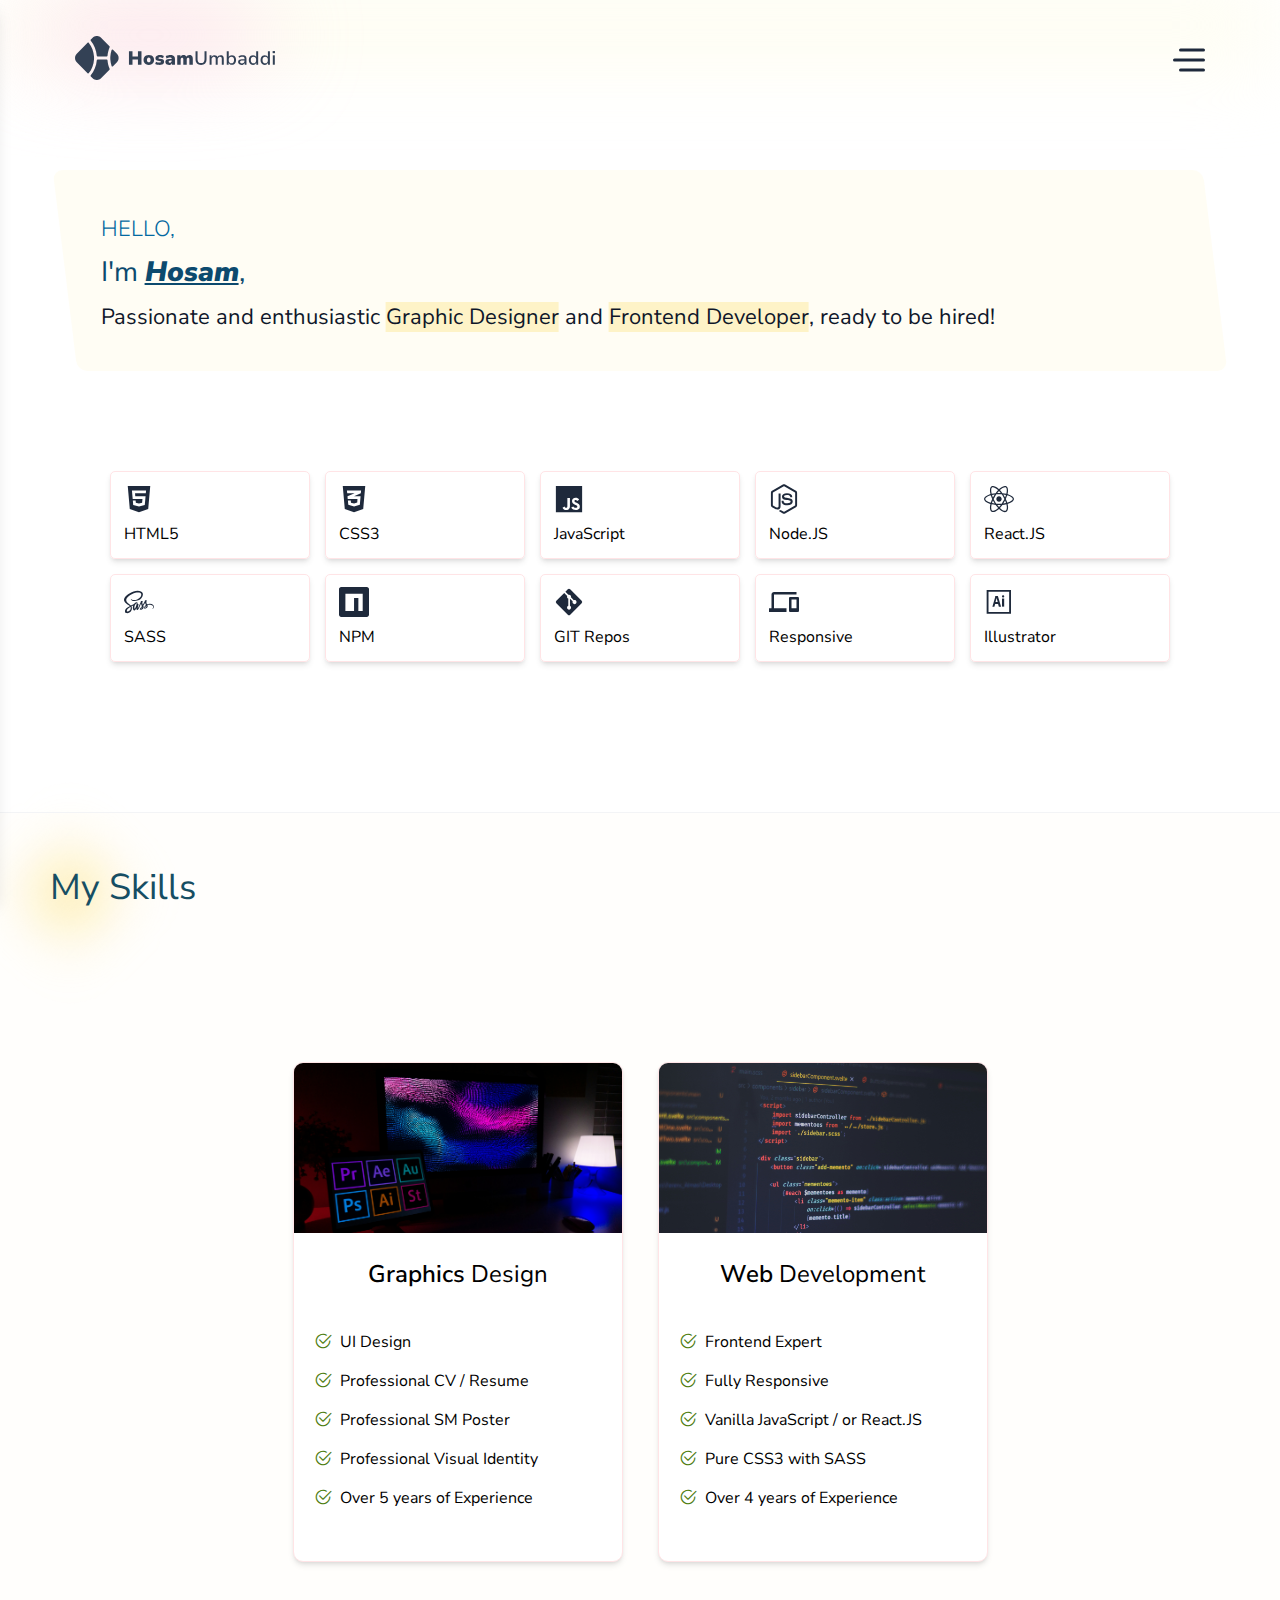
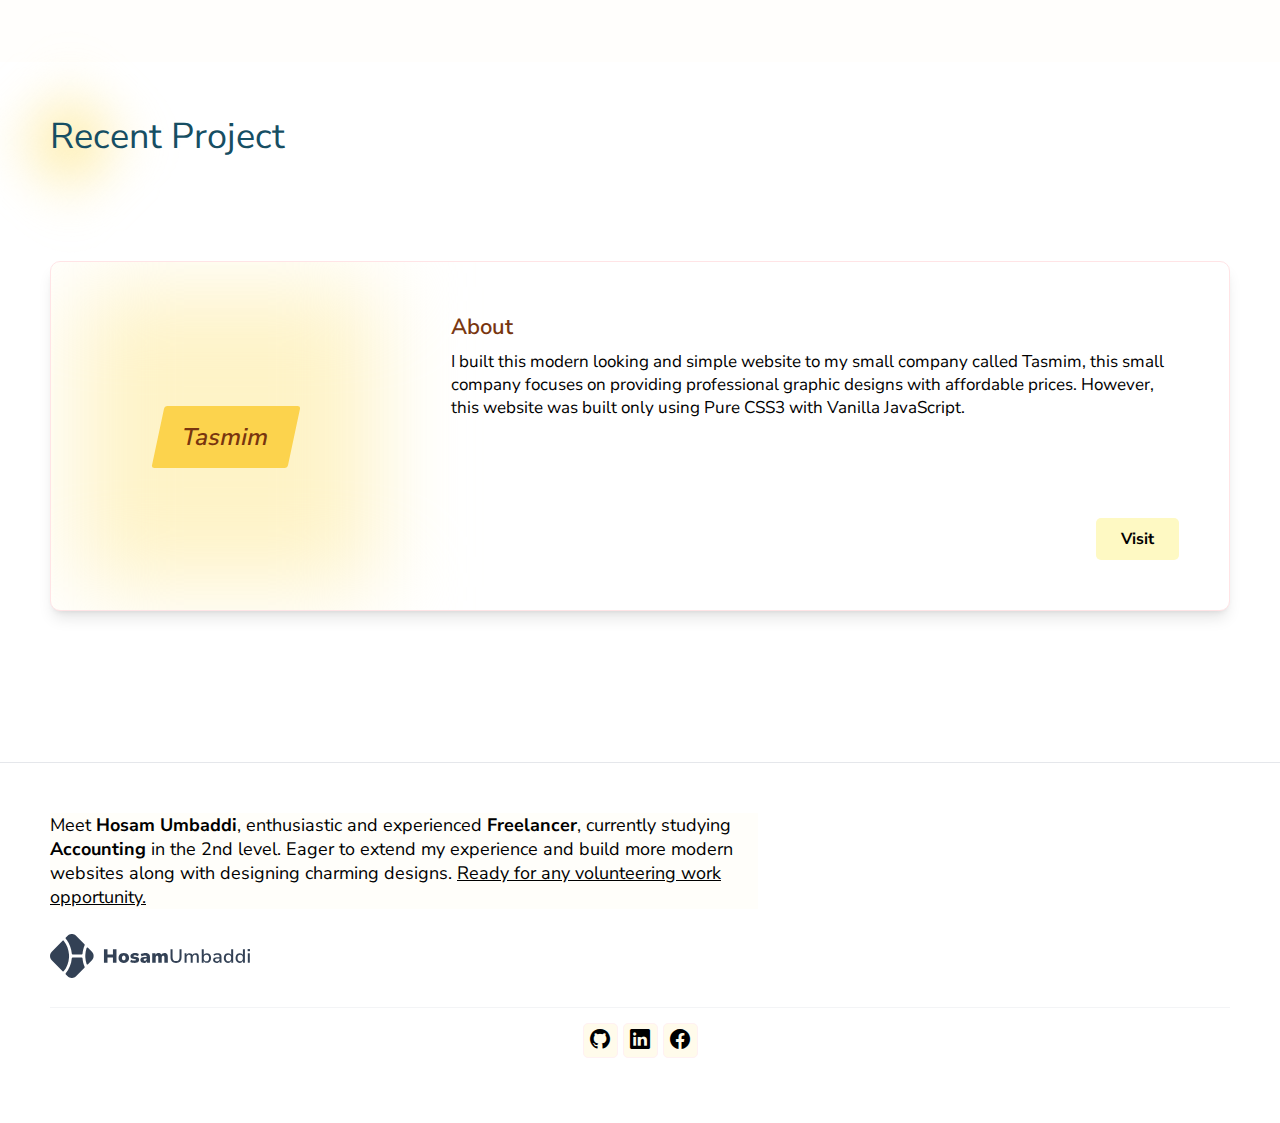
<file: index.html>
<!DOCTYPE html>
<html lang="en">

    <head>

        <meta charset="UTF-8">
        <meta http-equiv="X-UA-Compatible" content="IE=edge">
        <meta name="viewport" content="width=device-width, initial-scale=1.0">
        <link rel="stylesheet" href="./icons/bootstrap-icons.css">
        <link rel="stylesheet" href="./css/main.css">
        <link rel="shortcut icon" href="./img/Favicon.png" type="image/x-png">
        <title> Hosam Umbaddi </title>

    </head>

    <body>

        <!-- nav menu start -->

        <div class="navbar">

            <div class="navbar__menu" id="nav-menu">

                <div class="navbar__content">

                    <div class="navbar__title"> Useful Links </div>

                    <div class="navbar__list">

                        <div class="navbar__list--item"> 
                            <a href="https://tasmim-store.netlify.app" target="_blank"> Visit Tasmim Website </a> 
                        </div>

                        <div class="navbar__list--item"> 
                            <a href="https://dev-hosam-um.netlify.app" target="_blank"> My old portfolio </a> 
                        </div>

                    </div>

                </div>

            </div>

            <div class="navbar__close" id="nav-close"> </div>

        </div>

        <!-- nav menu end -->

        <!-- header start -->

        <header class="header">

            <div class="header__logo"> <a href="#"> <img src="./img/svg/LogoSlate.svg" > </a> </div>

            <div class="header__nav nav">

                <input type="checkbox" name="nav-toggle" id="nav-btn" class="nav__checkbox">
                <label for="nav-btn" class="nav__button"> <span class="nav__hamburger"></span> </label>

            </div>

        </header>

        <!-- header end -->

        <!-- main start -->

        <main>

            <!-- home start -->

            <div class="home">

                <div class="home__content">

                    <div class="home__content--heading"> HELLO, </div>
                    <div class="home__content--dev"> I'm <span>Hosam</span>, </div>

                    <div class="home__content--description"> 
                        Passionate and enthusiastic <span>Graphic Designer</span> and <span>Frontend Developer</span>, ready to be 
                        <span>hired!</span>
                    </div>

                </div>

            </div>

            <!-- home end -->

            <!-- technologies start -->

            <div class="technologies">

                <div class="technologies__grid">

                    <div class="technologies__item">
                        <div class="technologies__item--icon"> <img src="./img/svg/technologies/html5.svg" > </div>
                        <div class="technologies__item--name"> HTML5 </div>
                    </div>

                    <div class="technologies__item">
                        <div class="technologies__item--icon"> <img src="./img/svg/technologies/css3.svg" > </div>
                        <div class="technologies__item--name"> CSS3 </div>
                    </div>

                    <div class="technologies__item">
                        <div class="technologies__item--icon"> <img src="./img/svg/technologies/javascript.svg" > </div>
                        <div class="technologies__item--name"> JavaScript </div>
                    </div>

                    <div class="technologies__item">
                        <div class="technologies__item--icon"> <img src="./img/svg/technologies/nodejs.svg" > </div>
                        <div class="technologies__item--name"> Node.JS </div>
                    </div>

                    <div class="technologies__item">
                        <div class="technologies__item--icon"> <img src="./img/svg/technologies/reactjs.svg" > </div>
                        <div class="technologies__item--name"> React.JS </div>
                    </div>

                    <div class="technologies__item">
                        <div class="technologies__item--icon"> <img src="./img/svg/technologies/sass.svg" > </div>
                        <div class="technologies__item--name"> SASS </div>
                    </div>

                    <div class="technologies__item">
                        <div class="technologies__item--icon"> <img src="./img/svg/technologies/npm.svg" > </div>
                        <div class="technologies__item--name"> NPM </div>
                    </div>

                    <div class="technologies__item">
                        <div class="technologies__item--icon"> <img src="./img/svg/technologies/gitcommands.svg" > </div>
                        <div class="technologies__item--name"> GIT Repos </div>
                    </div>

                    <div class="technologies__item">
                        <div class="technologies__item--icon"> <img src="./img/svg/technologies/responsive.svg" > </div>
                        <div class="technologies__item--name"> Responsive </div>
                    </div>

                    <div class="technologies__item">
                        <div class="technologies__item--icon"> <img src="./img/svg/technologies/illustrator.svg" > </div>
                        <div class="technologies__item--name"> Illustrator </div>
                    </div>

                </div>

            </div>

            <!-- technologies end -->

            <!-- services start -->

            <div class="services">

                <div class="services__heading"> <h1 class="h-primary"> My Skills </h1> </div>

                <div class="services__content">
                    
                    <div class="services__card">

                        <div class="services__img"> <img src="./img/GraphicDesign.jpg"> </div>
                        <div class="services__title"> <span>Graphics</span> Design </div>

                        <div class="services__body">

                            <div class="services__list">
                                
                                <div class="services__item">
                                    <div class="services__item--icon"> <i class="bi-check2-circle"></i> </div>
                                    <div class="services__item--text"> UI Design </div>
                                </div>

                                <div class="services__item">
                                    <div class="services__item--icon"> <i class="bi-check2-circle"></i> </div>
                                    <div class="services__item--text"> Professional CV / Resume </div>
                                </div>

                                <div class="services__item">
                                    <div class="services__item--icon"> <i class="bi-check2-circle"></i> </div>
                                    <div class="services__item--text"> Professional SM Poster </div>
                                </div>

                                <div class="services__item">
                                    <div class="services__item--icon"> <i class="bi-check2-circle"></i> </div>
                                    <div class="services__item--text"> Professional Visual Identity </div>
                                </div>

                                <div class="services__item">
                                    <div class="services__item--icon"> <i class="bi-check2-circle"></i> </div>
                                    <div class="services__item--text"> Over 5 years of Experience </div>
                                </div>

                            </div>

                        </div>

                    </div>

                    <div class="services__card">

                        <div class="services__img"> <img src="./img/Frontend.jpg"> </div>
                        <div class="services__title"> <span>Web</span> Development </div>

                        <div class="services__body">

                            <div class="services__list">

                                <div class="services__item">
                                    <div class="services__item--icon"> <i class="bi-check2-circle"></i> </div>
                                    <div class="services__item--text"> Frontend Expert </div>
                                </div>

                                <div class="services__item">
                                    <div class="services__item--icon"> <i class="bi-check2-circle"></i> </div>
                                    <div class="services__item--text"> Fully Responsive </div>
                                </div>

                                <div class="services__item">
                                    <div class="services__item--icon"> <i class="bi-check2-circle"></i> </div>
                                    <div class="services__item--text"> Vanilla JavaScript / or React.JS </div>
                                </div>

                                <div class="services__item">
                                    <div class="services__item--icon"> <i class="bi-check2-circle"></i> </div>
                                    <div class="services__item--text"> Pure CSS3 with SASS </div>
                                </div>

                                <div class="services__item">
                                    <div class="services__item--icon"> <i class="bi-check2-circle"></i> </div>
                                    <div class="services__item--text"> Over 4 years of Experience </div>
                                </div>

                            </div>

                        </div>

                    </div>

                </div>

            </div>

            <!-- services end -->

            <!-- work start -->

            <div class="work">

                <div class="work__heading"> <h1 class="h-primary"> Recent Project </h1> </div>

                <div class="work__content">

                    <div class="work__project">

                        <div class="work__preview"> <span class="work__preview--caption"> Tasmim </span> </div>

                        <div class="work__details">

                            <div class="work__title"> About </div>
                            
                            <div class="work__description">

                                I built this modern looking and simple website to my small company called Tasmim, this small company focuses on providing professional graphic designs with affordable prices. However, this website was built only using Pure CSS3 with Vanilla JavaScript.
                                
                            </div>

                        </div>

                        <div class="work__footer">

                            <a href="https://tasmim-store.netlify.app/" target="_blank" class="work__link"> Visit </a>

                        </div>

                    </div>

                </div>

                <!--
                <div class="work__button"> <a href="./pages/projects.html"> Show more </a> </div>
                -->

            </div>

            <!-- work end -->

        </main>

        <!-- main end -->

        <!-- footer start -->

        <footer class="footer">

            <div class="footer__desc">
                
                Meet <span>Hosam Umbaddi</span>, enthusiastic and experienced <span>Freelancer</span>, currently studying <span>Accounting</span> in the 2nd level. Eager to extend my experience and build more modern websites along with designing charming designs. <span>Ready for any volunteering work opportunity.</span>
            
            </div>

            <div class="footer__logo"> <a href="#"> <img src="./img/svg/LogoSlate.svg" alt="logo"> </a> </div>

            <div class="footer__bottom">

                <div class="footer__link">

                    <a href="https://github.com/hosam2002/" target="_blank" > 
                        <i class="bi-github"></i> 
                    </a>

                    <a href="https://linkedin.com/in/umbaddih/" target="_blank" > 
                        <i class="bi-linkedin"></i> 
                    </a>

                    <a href="https://www.facebook.com/share/QWvGLn7zaFbV3Rnq?mibextid=qi20mg" target="_blank" > 
                        <i class="bi-facebook"></i> 
                    </a>

                </div>

            </div>

        </footer>

        <!-- footer end -->
        
    </body>

    <script src="index.js"></script>

</html>
</file>
<file: css/main.css>
@import url("https://fonts.googleapis.com/css2?family=Tajawal:wght@200;300;400;500;700;800;900&display=swap");
@import url("https://fonts.googleapis.com/css2?family=Nunito+Sans:ital,opsz,wght@0,6..12,200;0,6..12,300;0,6..12,400;0,6..12,500;0,6..12,600;0,6..12,700;0,6..12,800;0,6..12,900;0,6..12,1000;1,6..12,200;1,6..12,300;1,6..12,400;1,6..12,500;1,6..12,600;1,6..12,700;1,6..12,800;1,6..12,900;1,6..12,1000&display=swap");
*,
*::after,
*::before {
  padding: 0;
  margin: 0;
  box-sizing: border-box;
  line-height: none;
  text-decoration: none;
}

html {
  font-size: 62.5%;
  scroll-behavior: smooth;
}

body {
  font-family: "Nunito Sans", Tajawal, sans-serif, arial;
  scroll-behavior: smooth;
}

.related__lime {
  background-color: rgb(217, 249, 157) !important;
}
.related__amber {
  background-color: rgb(253, 230, 138) !important;
}
.related__yellow {
  background-color: #FEF08A !important;
}
.related__green {
  background-color: #BBF7D0 !important;
}
.related__rose {
  background-color: #FECDD3 !important;
}
.related__violet {
  background-color: #DDD6FE !important;
}
.related__sky {
  background-color: #BAE6FD !important;
}
.related__blue {
  background-color: #BFDBFE !important;
}
.related__red {
  background-color: #FECACA !important;
}

.bold {
  font-weight: 500;
}

.bold-italic {
  font-weight: 500;
  font-style: italic;
}

.h-primary {
  color: inherit;
  font-size: 3.6rem;
  font-weight: 400;
}
@media (max-width: 20.9375em) {
  .h-primary {
    font-size: 2.4rem;
  }
}

[class$=__heading] {
  position: relative;
  max-width: 124rem;
  margin: 0 auto;
  background-color: transparent;
  color: #164E63;
}
[class$=__heading]::after {
  position: absolute;
  left: -10px;
  top: 0;
  z-index: -5;
  content: "";
  width: 6rem;
  height: 6rem;
  border-radius: 5px;
  background-color: rgb(253, 230, 138);
  filter: blur(30px);
  transform: rotate(45deg);
}

.nav__checkbox {
  display: none;
}
.nav__button {
  z-index: 600;
  position: absolute;
  top: 50%;
  right: 7.5rem;
  transform: translateY(-50%);
  display: flex;
  justify-content: flex-end;
  align-items: center;
  width: 4rem;
  height: 3.5rem;
  cursor: pointer;
}
@media (max-width: 41.875em) {
  .nav__button {
    right: 2.5rem;
  }
}
.nav__hamburger {
  display: inline-block;
  position: relative;
}
.nav__hamburger::after, .nav__hamburger::before {
  content: "";
  position: absolute;
  right: 0;
}
.nav__hamburger, .nav__hamburger::after, .nav__hamburger::before {
  width: 80%;
  height: 0.35rem;
  border-radius: 10px;
  background-color: #1E293B;
}
.nav__hamburger::after {
  top: 10px;
}
.nav__hamburger::before {
  top: -10px;
}
.nav__disable {
  display: none !important;
}

.nav__checkbox:checked + .nav__button .nav__hamburger {
  background-color: transparent;
}
.nav__checkbox:checked + .nav__button .nav__hamburger::after, .nav__checkbox:checked + .nav__button .nav__hamburger::before {
  top: 0;
}
.nav__checkbox:checked + .nav__button .nav__hamburger::after {
  transform: rotate(135deg);
}
.nav__checkbox:checked + .nav__button .nav__hamburger::before {
  transform: rotate(-135deg);
}

.navbar__menu, .navbar__close {
  position: fixed;
  height: 100vh;
}
.navbar__close {
  z-index: 500;
  width: 100%;
  display: none;
  background-color: rgba(255, 251, 235, 0.25);
}
.navbar__menu {
  z-index: 550;
  width: 25rem;
  padding: 2.5rem;
  left: 0;
  margin-left: -25rem;
  transition: margin 0.4s ease-in-out;
  background-color: #FFFFFF;
  border-right: 1px solid #FFE4E6;
  box-shadow: 0 10px 15px -3px rgba(0, 0, 0, 0.1), 0 4px 6px -4px rgba(0, 0, 0, 0.1);
}

.navbar__title {
  background-color: transparent;
  font-size: 2.2rem;
  font-weight: 600;
}
.navbar__list {
  margin-top: 1.5rem;
  background-color: transparent;
}
.navbar__list--item {
  padding: 0.85rem 0;
  border-bottom: 1px solid #E5E7EB;
  font-size: 1.6rem;
  font-weight: 500;
}
.navbar__list--item:not(:last-child) {
  margin-bottom: 0.75rem;
}
.navbar__list--item > a {
  color: inherit;
  text-decoration: none;
}

.litem {
  display: flex;
  justify-content: flex-start;
  background-color: transparent;
  font-size: 1.6rem;
  font-weight: 400;
}
.litem > div:not(:last-child) {
  margin-right: 1.15rem;
}
.litem:not(:last-child) {
  margin-bottom: 1.15rem;
}
.litem__icon > i {
  color: #16A34A;
}

.caution {
  width: 100%;
  min-height: 50rem;
  background-color: rgba(255, 241, 242, 0.25);
}

header {
  position: relative;
  width: 100%;
  height: 12rem;
  padding: 0 7.5rem;
  background-color: transparent;
  display: flex;
  justify-content: flex-start;
  align-items: center;
}
@media (max-width: 41.875em) {
  header {
    padding: 0 2.5rem;
  }
}

.header::after, .header::before {
  content: "";
  position: absolute;
}
.header::after {
  width: 25rem;
  height: 4rem;
  background-color: #FBCFE8;
  border-radius: 50%;
  left: 2.5rem;
  top: 1.5rem;
  z-index: -5;
  filter: blur(45px);
}
.header::before {
  width: 100%;
  height: 5rem;
  top: 0;
  left: 0;
  z-index: -5;
  background-color: #FEFCE8;
  filter: blur(45px);
}
.header__logo > a img {
  width: 20rem;
}

footer {
  width: 100%;
  padding: 5rem;
  border-top: 1px solid #E5E7EB;
  background-color: transparent;
}
@media (max-width: 54.0625em) {
  footer {
    padding: 3rem;
  }
}

.footer__desc {
  width: 60%;
  background-color: rgba(255, 251, 235, 0.25);
  font-size: 1.8rem;
}
@media (max-width: 54.0625em) {
  .footer__desc {
    width: 100%;
  }
}
.footer__desc > span:not(:last-child) {
  font-weight: 700;
}
.footer__desc > span:last-child {
  text-decoration: underline;
}
.footer__logo {
  margin-top: 2.5rem;
  background-color: transparent;
}
.footer__logo > a img {
  width: 20rem;
}
.footer__bottom {
  width: 100%;
  margin-top: 2.5rem;
  padding: 1.5rem;
  border-top: 1px solid #F3F4F6;
  background-color: transparent;
  text-align: center;
}
.footer__link {
  display: flex;
  justify-content: center;
  background-color: transparent;
}
.footer__link > a {
  display: flex;
  justify-content: center;
  align-items: center;
  width: 3.5rem;
  height: 3.5rem;
  border: 1px solid #FFF1F2;
  border-radius: 5px;
  background-color: rgb(255, 251, 235);
  line-height: 1.7;
  text-decoration: none;
  color: #000000;
  font-size: 2rem;
  transition: all 0.4s ease-in-out;
}
.footer__link > a:hover {
  transform: translateY(-4px);
  background-color: rgb(254, 243, 199);
}
.footer__link > a:active {
  transform: translateY(0);
}
.footer__link > a:not(:last-child) {
  margin-right: 0.5rem;
}

.home {
  max-width: 124rem;
  height: max-content;
  margin: 0 auto;
  margin-top: 5rem;
  padding: 3.5rem;
  border-radius: 10px;
  background-color: rgba(254, 243, 199, 0.2);
  transform: skewX(7deg);
}
@media (max-width: 80em) {
  .home {
    max-width: 115rem;
  }
}
@media (max-width: 75em) {
  .home {
    width: 90%;
  }
}
@media (max-width: 54.0625em) {
  .home {
    transform: none;
  }
}
@media (max-width: 41.875em) {
  .home {
    margin-top: 0;
  }
}
@media (max-width: 37.5em) {
  .home {
    width: 100%;
    min-height: 30rem;
    border-radius: none;
    padding: 2.5rem;
    border-bottom: 1px solid #FFE4E6;
    background-color: rgba(255, 251, 235, 0.5);
  }
}
.home > * {
  transform: skewX(-7deg);
}
@media (max-width: 54.0625em) {
  .home > * {
    transform: none;
  }
}

.home__content--heading, .home__content--dev, .home__content--description {
  width: 100%;
  margin-top: 0.85rem;
}
.home__content--heading {
  font-size: 2.2rem;
  font-weight: 300;
  background-color: transparent;
  color: #0369A1;
}
@media (max-width: 37.5em) {
  .home__content--heading {
    font-size: 3.4rem;
  }
}
.home__content--dev {
  font-size: 2.8rem;
  font-weight: 400;
  background-color: transparent;
  color: #0C4A6E;
}
@media (max-width: 37.5em) {
  .home__content--dev {
    font-size: 3rem;
  }
}
.home__content--dev > span {
  font-weight: 900;
  text-decoration: underline;
  font-style: italic;
}
.home__content--description {
  font-size: 2.2rem;
  background-color: transparent;
  color: #0F172A;
}
.home__content--description > span {
  background-color: rgb(254, 243, 199);
  line-height: 1.7;
  font-weight: 400;
}
.home__content--description > span:last-child {
  padding-right: 1rem;
  background-color: transparent;
  text-decoration: none;
  transition: all 0.4s;
}

.technologies {
  margin-top: 5rem;
  width: 100%;
  height: max-content;
  padding: 5rem;
  background-color: transparent;
}

.technologies__grid {
  display: grid;
  grid-template-columns: repeat(5, 20rem);
  grid-template-rows: repeat(auto, 10rem);
  gap: 1.5rem;
  place-content: center;
}
@media (max-width: 70.625em) {
  .technologies__grid {
    grid-template-columns: repeat(4, 20rem);
  }
}
@media (max-width: 54.0625em) {
  .technologies__grid {
    grid-template-columns: repeat(3, 20rem);
  }
}
@media (max-width: 41.875em) {
  .technologies__grid {
    grid-template-columns: repeat(2, 20rem);
  }
}
@media (max-width: 27.8125em) {
  .technologies__grid {
    grid-template-columns: repeat(2, 16rem);
    gap: 1rem;
  }
}
.technologies__item {
  width: 20rem;
  height: max-content;
  padding: 1.25rem;
  background-color: transparent;
  border-radius: 5px;
  border: 1px solid #FFE4E6;
  display: flex;
  flex-direction: column;
  justify-content: center;
  align-items: flex-start;
  box-shadow: 0 4px 6px -1px rgba(0, 0, 0, 0.1), 0 2px 4px -2px rgba(0, 0, 0, 0.1);
}
@media (max-width: 27.8125em) {
  .technologies__item {
    width: 16rem;
  }
}
.technologies__item--icon {
  margin-bottom: 0.5rem;
}
.technologies__item--icon > img {
  width: 3rem;
}
.technologies__item--name {
  font-size: 1.6rem;
}

.services {
  margin-top: 10rem;
  width: 100%;
  min-height: 50rem;
  padding: 5rem 0;
  border-top: 1px solid #F3F4F6;
  background-color: rgba(255, 251, 235, 0.15);
}
@media (max-width: 80em) {
  .services {
    padding-left: 5rem;
    padding-right: 5rem;
  }
}
@media (max-width: 41.875em) {
  .services {
    padding-left: 2.5rem;
    padding-right: 2.5rem;
  }
}

.services__content {
  width: 100%;
  margin-top: 10rem;
  padding: 5rem;
  background-color: transparent;
  display: grid;
  grid-template-columns: repeat(2, 33rem);
  grid-template-rows: repeat(auto, 50rem);
  gap: 3.5rem;
  justify-content: center;
}
@media (max-width: 49.0625em) {
  .services__content {
    grid-template-columns: repeat(1, 33rem);
  }
}
.services__card {
  width: 33rem;
  height: 50rem;
  background-color: #FFFFFF;
  border-radius: 10px;
  border: 1px solid #FFE4E6;
  overflow: hidden;
  box-shadow: 0 4px 6px -1px rgba(0, 0, 0, 0.1), 0 2px 4px -2px rgba(0, 0, 0, 0.1);
}
.services__img, .services__title, .services__related {
  width: 100%;
}
.services__img {
  height: 17rem;
  background-color: #F3F4F6;
  overflow: hidden;
}
.services__img > img {
  width: 100%;
}
.services__title {
  margin-top: 2.5rem;
  font-size: 2.4rem;
  text-align: center;
}
.services__title > span {
  font-weight: 600;
}
.services__body {
  margin-top: 4rem;
  padding: 0 2rem;
  background-color: transparent;
}
.services__item {
  display: flex;
  justify-content: flex-start;
  align-items: center;
  background-color: transparent;
}
.services__item--icon {
  font-size: 1.8rem;
  color: rgb(77, 124, 15);
}
.services__item--text {
  font-size: 1.6rem;
  color: #000000;
}
.services__item > div:not(:last-child) {
  margin-right: 0.85rem;
}
.services__item:not(:last-child) {
  margin-bottom: 1.5rem;
}

.work {
  margin-top: 5rem;
  margin-bottom: 15rem;
  width: 100%;
  min-height: 50rem;
  background-color: transparent;
}
@media (max-width: 80em) {
  .work {
    padding-left: 5rem;
    padding-right: 5rem;
  }
}
@media (max-width: 41.875em) {
  .work {
    padding-left: 2.5rem;
    padding-right: 2.5rem;
  }
}

.work__content {
  max-width: 124rem;
  margin: 10rem auto 0;
  background-color: transparent;
  display: grid;
  grid-template-columns: repeat(1, 100%);
  grid-template-rows: repeat(auto, 35rem);
  align-items: center;
  justify-content: center;
}
@media (max-width: 54.0625em) {
  .work__content {
    grid-template-columns: repeat(1, 40rem);
  }
}
@media (max-width: 30.625em) {
  .work__content {
    grid-template-columns: repeat(1, 35rem);
  }
}
.work__project {
  position: relative;
  width: 100%;
  height: 35rem;
  border: 1px solid #FFE4E6;
  border-radius: 10px;
  background-color: #FFFFFF;
  display: flex;
  overflow: hidden;
  box-shadow: 0 10px 15px -3px rgba(0, 0, 0, 0.1), 0 4px 6px -4px rgba(0, 0, 0, 0.1);
}
@media (max-width: 54.0625em) {
  .work__project {
    width: 40rem;
    height: max-content;
    padding-bottom: 5rem;
    flex-direction: column;
  }
}
@media (max-width: 30.625em) {
  .work__project {
    width: 35rem;
  }
}
.work__preview {
  position: relative;
  width: 35rem;
  height: 35rem;
  background-color: transparent;
}
@media (max-width: 54.0625em) {
  .work__preview {
    width: 40rem;
  }
}
@media (max-width: 30.625em) {
  .work__preview {
    width: 35rem;
  }
}
.work__preview::after {
  content: "";
  width: 30rem;
  height: 30rem;
  background-color: rgb(254, 243, 199);
  position: absolute;
  top: 50%;
  left: 50%;
  transform: translate(-50%, -50%);
  z-index: 50;
  filter: blur(45px);
}
.work__preview--caption {
  display: inline-block;
  padding: 1.5rem 2.5rem;
  background-color: rgb(252, 211, 77);
  border-radius: 3px;
  position: absolute;
  top: 50%;
  left: 50%;
  transform: translate(-50%, -50%) skewX(-12deg);
  font-size: 2.4rem;
  font-weight: 600;
  color: rgb(120, 53, 15);
  z-index: 100;
}
@media (max-width: 54.0625em) {
  .work__preview--caption {
    font-size: 2rem;
  }
}
.work__details {
  width: calc(100% - 35rem);
  padding: 5rem;
  background-color: transparent;
}
@media (max-width: 64.375em) {
  .work__details {
    padding: 2.5rem;
  }
}
@media (max-width: 54.0625em) {
  .work__details {
    width: 100%;
  }
}
.work__title {
  font-size: 2.2rem;
  font-weight: 600;
  margin-bottom: 0.85rem;
  color: rgb(120, 53, 15);
}
.work__description {
  font-size: 1.7rem;
}
.work__footer {
  position: absolute;
  right: 5rem;
  bottom: 5rem;
  width: 50%;
  background-color: transparent;
  display: flex;
  justify-content: flex-end;
}
@media (max-width: 64.375em) {
  .work__footer {
    right: 2.5rem;
    bottom: 2.5rem;
  }
}
.work__link {
  display: inline-block;
  padding: 1rem 2.5rem;
  margin-left: 1rem;
  border-radius: 5px;
  background-color: #FEF9C3;
  color: inherit;
  font-weight: 700;
  font-size: 1.6rem;
  text-decoration: none;
  transition: all 0.4s ease-in-out;
}
.work__link:hover {
  transform: translateY(-4px);
}
.work__link:active {
  transform: translateY(0);
}
.work__button {
  margin-top: 7rem;
  text-align: center;
}
.work__button > a {
  display: inline-block;
  padding: 1rem 1rem;
  background-color: transparent;
  border-bottom: 2px solid rgb(146, 64, 14);
  color: rgb(146, 64, 14);
  font-size: 2rem;
  font-weight: 400;
  text-decoration: none;
  transition: 0.5s ease-in-out;
}
.work__button > a:hover {
  transform: translateY(-4px);
}
.work__button > a:active {
  transform: translateY(0);
}

.brief {
  width: 100%;
  min-height: 40rem;
  padding: 5rem;
  border-top: 1px solid #F3F4F6;
  background-color: rgba(255, 251, 235, 0.15);
}

.brief__wrapper {
  box-shadow: 0 20px 25px -5px rgba(0, 0, 0, 0.1), 0 8px 10px -6px rgba(0, 0, 0, 0.1);
  width: 100%;
  min-height: 30rem;
  padding: 2.5rem;
  border: 1px solid #FFE4E6;
  background-color: transparent;
  border-radius: 10px;
}
.brief__wrapper:not(:last-child) {
  border-bottom: 1px solid #E5E7EB;
  margin-bottom: 5rem;
}
.brief__header {
  background-color: transparent;
}
.brief__header--name {
  font-size: 2.8rem;
  font-family: "Maven Pro";
  font-weight: 800;
  background-color: transparent;
  color: #334155;
}
.brief__header--techniques {
  margin-top: 0.5rem;
  margin-bottom: 2rem;
  font-size: 1.4rem;
  font-weight: 400;
  font-style: italic;
}
.brief__header--techniques > span {
  display: inline-block;
  padding: 0.25rem 0.25rem;
  background-color: rgb(255, 251, 235);
  border-radius: 3px;
}
.brief__header--techniques > span:not(:last-child) {
  margin-right: 0.5rem;
}
.brief__description {
  width: 70%;
  font-size: 2.2rem;
  font-weight: 400;
  background-color: transparent;
}
.brief__footer {
  margin-top: 2.5rem;
  background-color: transparent;
}
.brief__footer--link {
  display: inline-block;
  padding: 1rem 2.5rem;
  background-color: rgb(254, 243, 199);
  border-radius: 5px;
  font-size: 1.8rem;
  font-weight: 500;
  color: rgb(146, 64, 14);
  text-decoration: none;
  transition: all 0.4s ease-in-out;
}
.brief__footer--link:hover {
  transform: translateY(-4px);
}
.brief__footer--link:active {
  transform: translateY(0);
}/*# sourceMappingURL=main.css.map */
</file>
